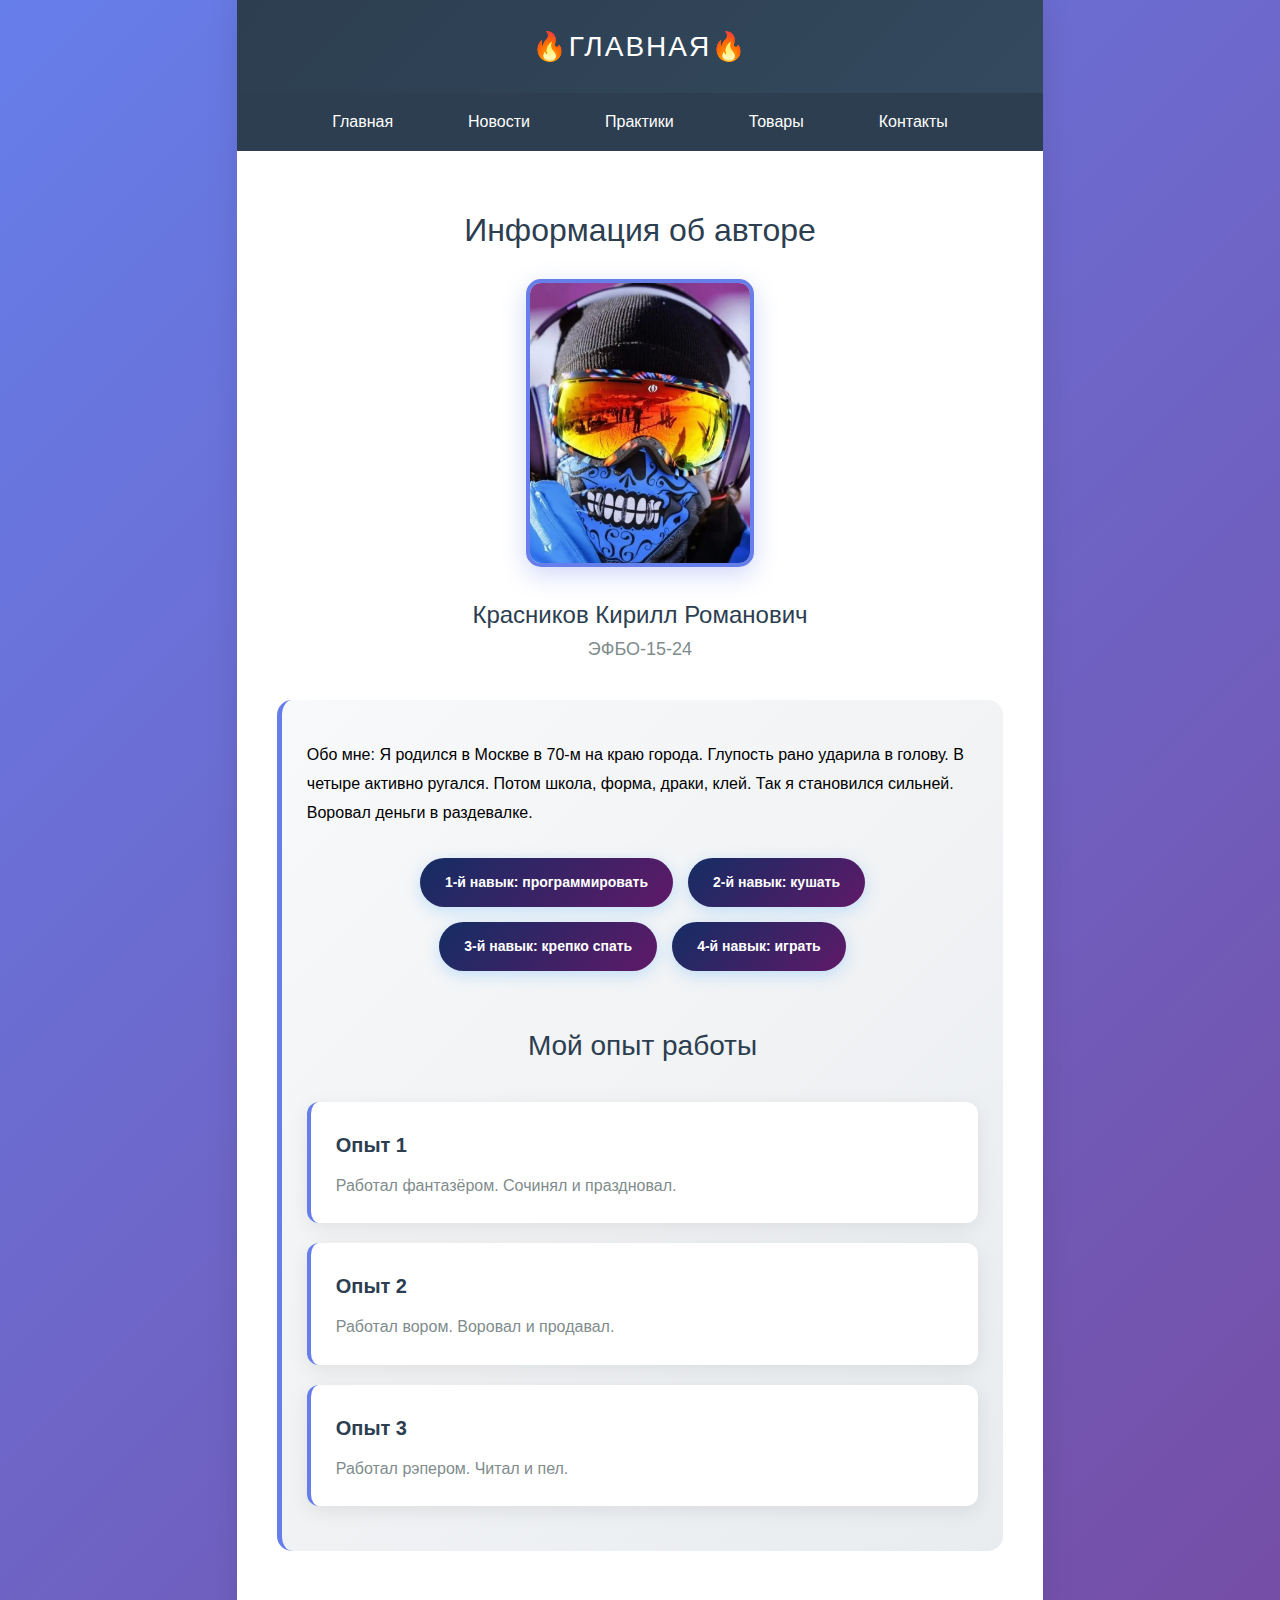
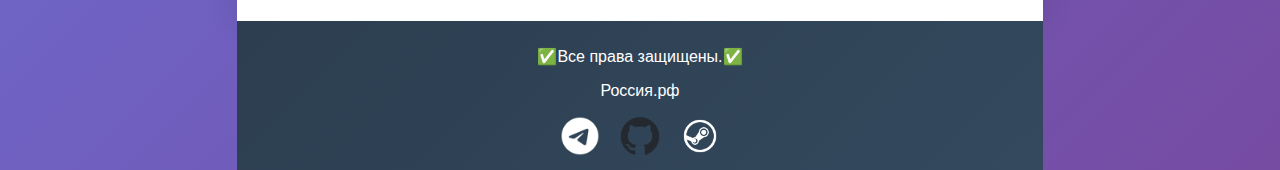
<file: index.html>
<!DOCTYPE html>
<html lang="ru">

<head>
    <meta charset="UTF-8">
    <meta name="viewport" content="width=device-width, initial-scale=1.0">
    <title>Информация обо мне</title>
    <link rel="stylesheet" href="style/styles.css">
</head>

<body>
    <div class="page-container">
        <div id="menu">
            <div class="header">🔥ГЛАВНАЯ🔥</div>
            <div class="nav">
                <ul class="nav-list">
                    <li class="nav-item"><a class="nav-link" href="index.html">Главная</a></li>
                    <li class="nav-item"><a class="nav-link" href="pages/news.html">Новости</a></li>
                    <li class="nav-item"><a class="nav-link" href="https://github.com/A1zen06">Практики</a></li>
                    <li class="nav-item"><a class="nav-link" href="pages/goods.html">Товары</a></li>
                    <li class="nav-item"><a class="nav-link" href="pages/contacts.html">Контакты</a></li>
                </ul>
            </div>
        </div>
        <div class="content">
            <div class="profile-header">
                <h1 class="profile-title">Информация об авторе</h1>
                <img class="profile-photo" src="images/photo.png" alt="Фото автора">
                <h2 class="profile-name">Красников Кирилл Романович</h2>
                <p class="profile-group">ЭФБО-15-24</p>
            </div>

            <div class="about-me">
                <p>Обо мне: Я родился в Москве в 70-м на краю города. Глупость рано ударила в голову. В четыре активно
                    ругался.
                    Потом школа, форма, драки, клей. Так я становился сильней. Воровал деньги в раздевалке.</p>
                <div class="skills-container">
                    <div class="skill-tag">1-й навык: программировать</div>
                    <div class="skill-tag">2-й навык: кушать </div>
                    <div class="skill-tag">3-й навык: крепко спать</div>
                    <div class="skill-tag">4-й навык: играть</div>
                </div>
                <div class="experience-section">
                    <h2 class="section-title">Мой опыт работы</h2>
                    <div class="experience-card">
                        <h3 class="experience-title">Опыт 1</h3>
                        <p class="experience-desc">Работал фантазёром. Сочинял и праздновал.</p>
                    </div>
                    <div class="experience-card">
                        <h3 class="experience-title">Опыт 2</h3>
                        <p class="experience-desc">Работал вором. Воровал и продавал.</p>
                    </div>
                    <div class="experience-card">
                        <h3 class="experience-title">Опыт 3</h3>
                        <p class="experience-desc">Работал рэпером. Читал и пел.</p>
                    </div>
                </div>
            </div>
        </div>
    </div>
</body>
<footer>
    <p>✅️Все права защищены.✅️</p>
    <p>Россия.рф</p>
    <div class="contact_buttons">
        <a href="https://web.telegram.org" target="_blank" class="buttons">
            <img src="../images/telegram.png" alt="telegram" width="40" height="40">
        </a>
        <a href="https://github.com/A1zen06" target="_blank" class="buttons">
            <img src="../images/github-mark.png" alt="GitHub" width="40" height="40">
        </a>
        <a href="https://steamcommunity.com/profiles/76561199030300268/" target="_blank" class="buttons">
            <img src="../images/steam.png" alt="steam" width="40" height="40">
        </a>
    </div>
</footer>

</html>
</file>
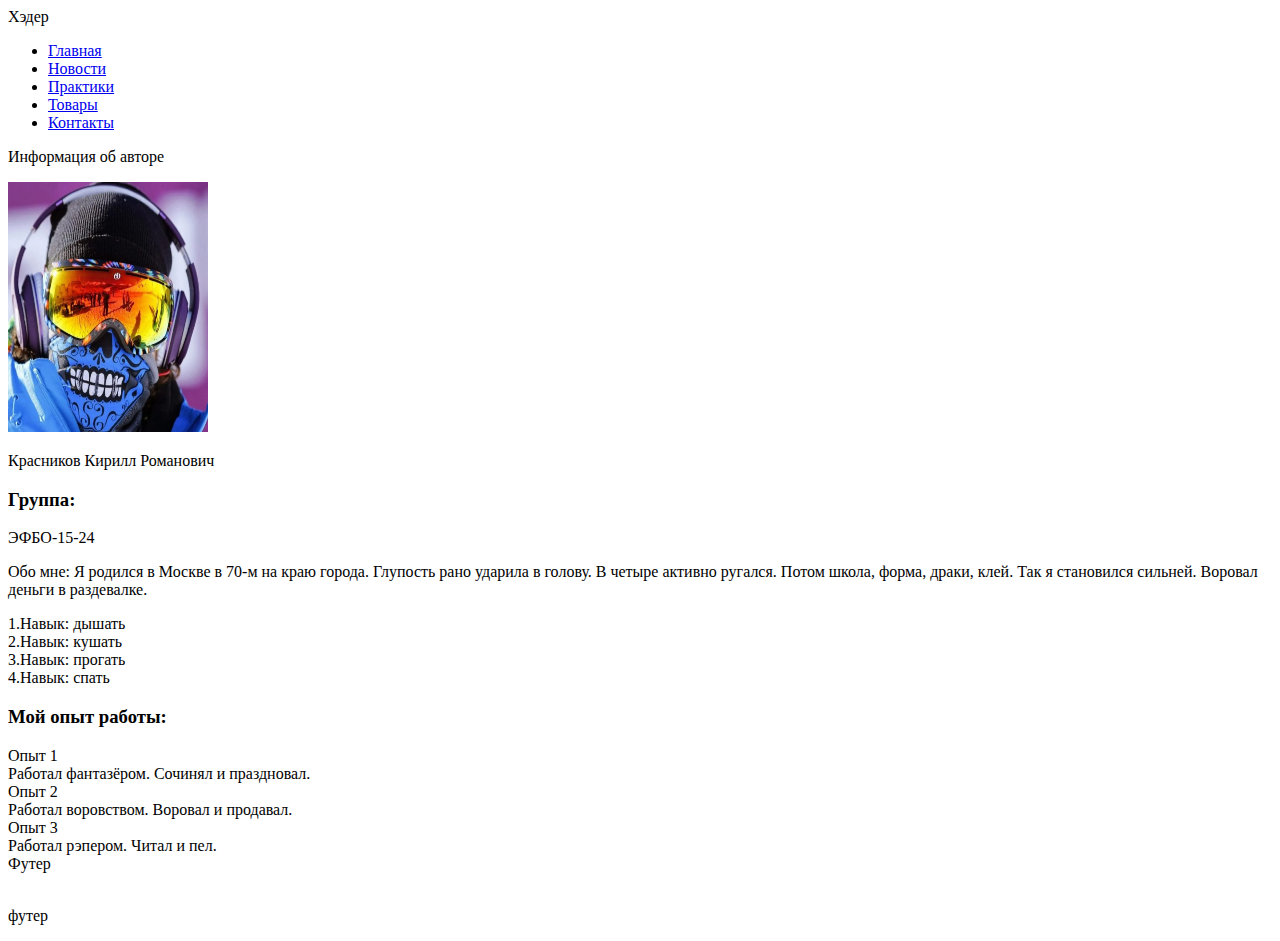
<file: htmls/index.html>
<!DOCTYPE html>
<html>

<head>
    <meta charset="UTF-8">
    <meta name="viewport" content="width=device-width, initial-scale=1.0">
    <title>Тренировочка перед контрольной</title>
</head>

<body>
    <div id="header">Хэдер</div>
    <div id="menu">
        <ul>
            <li><a href="index.html">Главная</a></li>
            <li><a href="news.html">Новости</a></li>
            <li><a href="https://github.com/A1zen06">Практики</a></li>
            <li><a href="goods.html">Товары</a></li>
            <li><a href="contacts.html">Контакты</a></li>
        </ul>
    </div>
    <div id="content">
        <p>Информация об авторе</p>
        <img src="images/photo.png" alt="Фото автора" width="200" height="250">
        <p>Красников Кирилл Романович</p>
        <h3>Группа:</h3>
        <p>ЭФБО-15-24</p>
        <p>Обо мне: Я родился в Москве в 70-м на краю города. Глупость рано ударила в голову. В четыре активно ругался.
            Потом школа, форма, драки, клей. Так я становился сильней. Воровал деньги в раздевалке.</p>
        <div>1.Навык: дышать</f>
            <div>2.Навык: кушать</div>
            <div>3.Навык: прогать</div>
            <div>4.Навык: спать</div>
            <h3>Мой опыт работы:</h3>
            Опыт 1<br>
            Работал фантазёром. Сочинял и праздновал.
        </div>
        <div>
            Опыт 2<br>
            Работал воровством. Воровал и продавал.
        </div>
        <div>
            Опыт 3<br>
            Работал рэпером. Читал и пел.
        </div>
    </div>
    </div>
    <div id="footer">Футер</div>
</body>
<footer>
    <p><br>
        футер</p>
</footer>

</html>
</file>
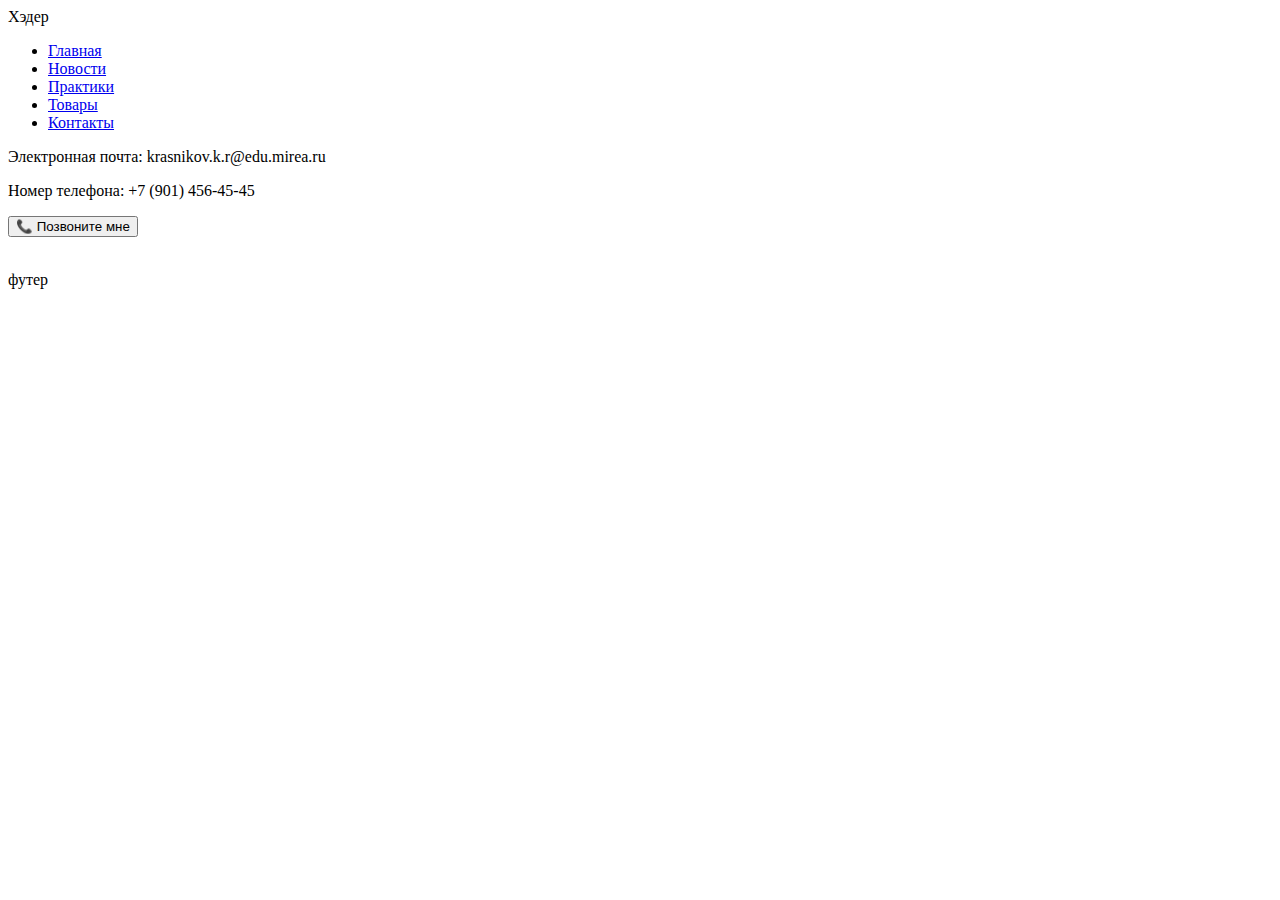
<file: htmls/contacts.html>
<!DOCTYPE html>
<html lamg="ru">

<head>
    <meta charset="UTF-8">
    <meta name="viewport" content="width=device-width, initial-scale=1.0">
    <title>Семестровая работа</title>
</head>

<body>
    <div id="header">Хэдер</div>
    <div id="menu">
        <ul>
            <li><a href="index.html">Главная</a></li>
            <li><a href="news.html">Новости</a></li>
            <li><a href="https://github.com/A1zen06">Практики</a></li>
            <li><a href="goods.html">Товары</a></li>
            <li><a href="contacts.html">Контакты</a></li>
        </ul>
    </div>
    <p>Электронная почта: krasnikov.k.r@edu.mirea.ru</p>
    <p>Номер телефона: +7 (901) 456-45-45</p>
    <button class="contact-button" onclick="alert('Позвонить по номеру: +7 (901) 456-45-45')">
        📞 Позвоните мне
    </button>
</body>
<footer>
    <p><br>
        футер</p>
</footer>

</html>
</file>
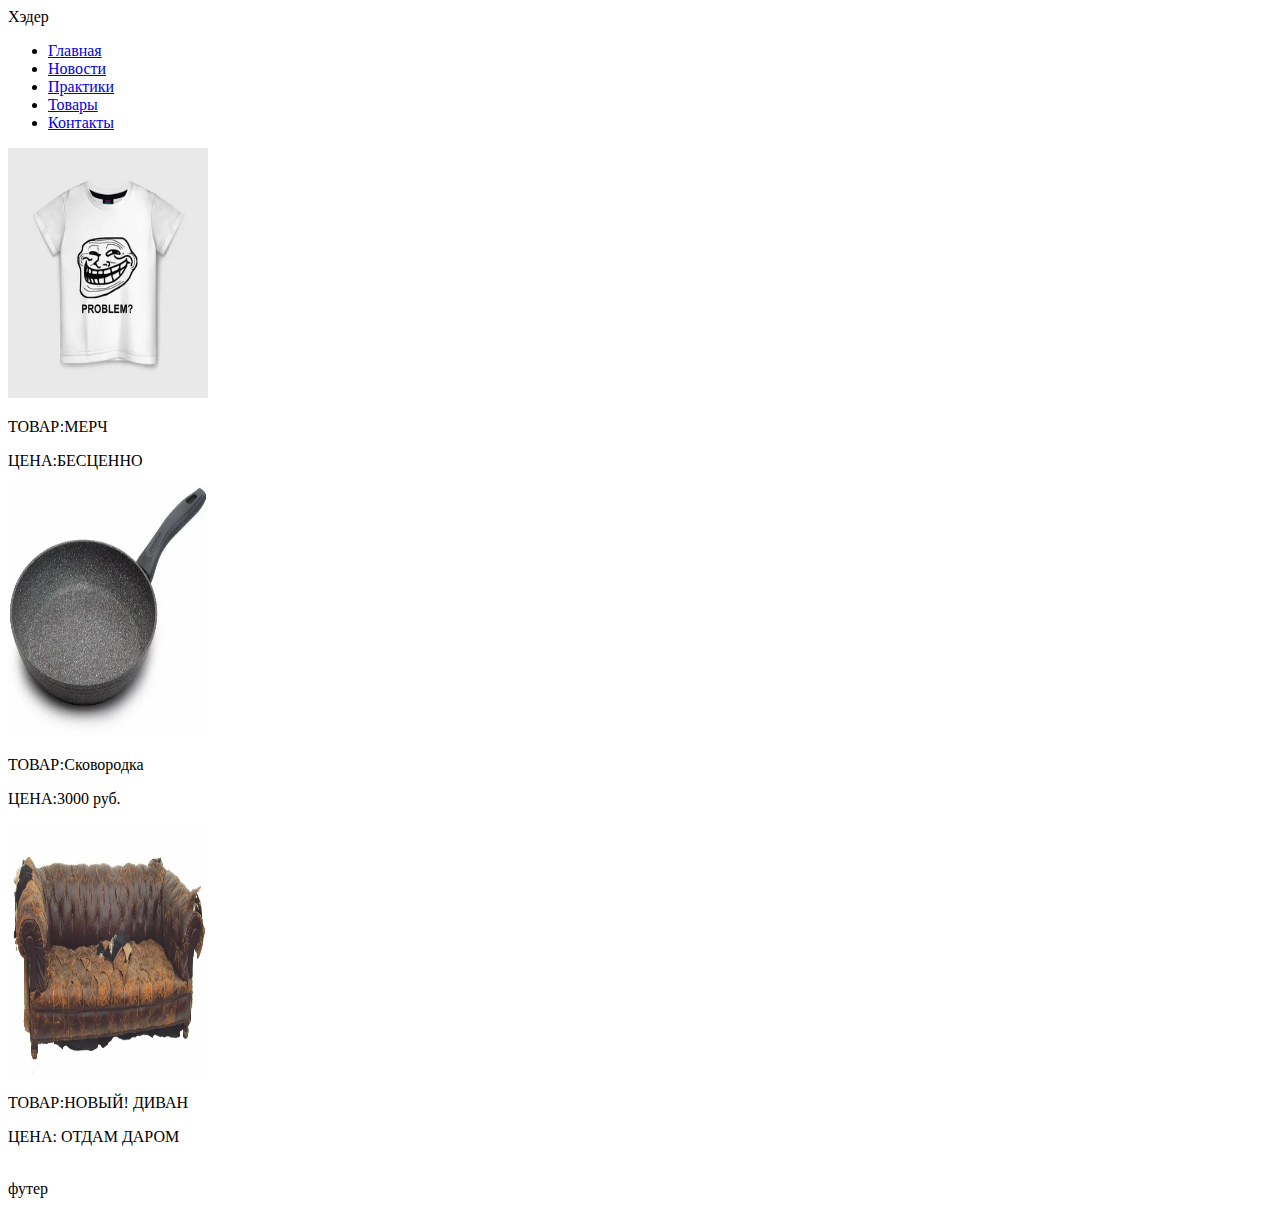
<file: htmls/goods.html>
<!DOCTYPE html>
<html lamg="ru">

<head>
    <meta charset="UTF-8">
    <meta name="viewport" content="width=device-width, initial-scale=1.0">
    <title>Семестровая работа</title>
</head>

<body>
    <div id="header">Хэдер</div>
    <div id="menu">
        <ul>
            <li><a href="index.html">Главная</a></li>
            <li><a href="news.html">Новости</a></li>
            <li><a href="https://github.com/A1zen06">Практики</a></li>
            <li><a href="goods.html">Товары</a></li>
            <li><a href="contacts.html">Контакты</a></li>
        </ul>
    </div>
    <img src="images/prob.png" alt="МЕРЧ" width="200" height="250">
    <p>ТОВАР:МЕРЧ</p>
    <p>ЦЕНА:БЕСЦЕННО</p>
    <img src="images/sk.png" alt="Сковородка" width="200" height="250">
    <p>ТОВАР:Сковородка</p>
    <p>ЦЕНА:3000 руб.</p>
    <img src="images/div.png" alt="ДИВАН" width="200" height="250">
    <p>ТОВАР:НОВЫЙ! ДИВАН</p>
    <p>ЦЕНА: ОТДАМ ДАРОМ</p>
</body>
<footer>
    <p><br>
        футер</p>
</footer>

</html>
</file>
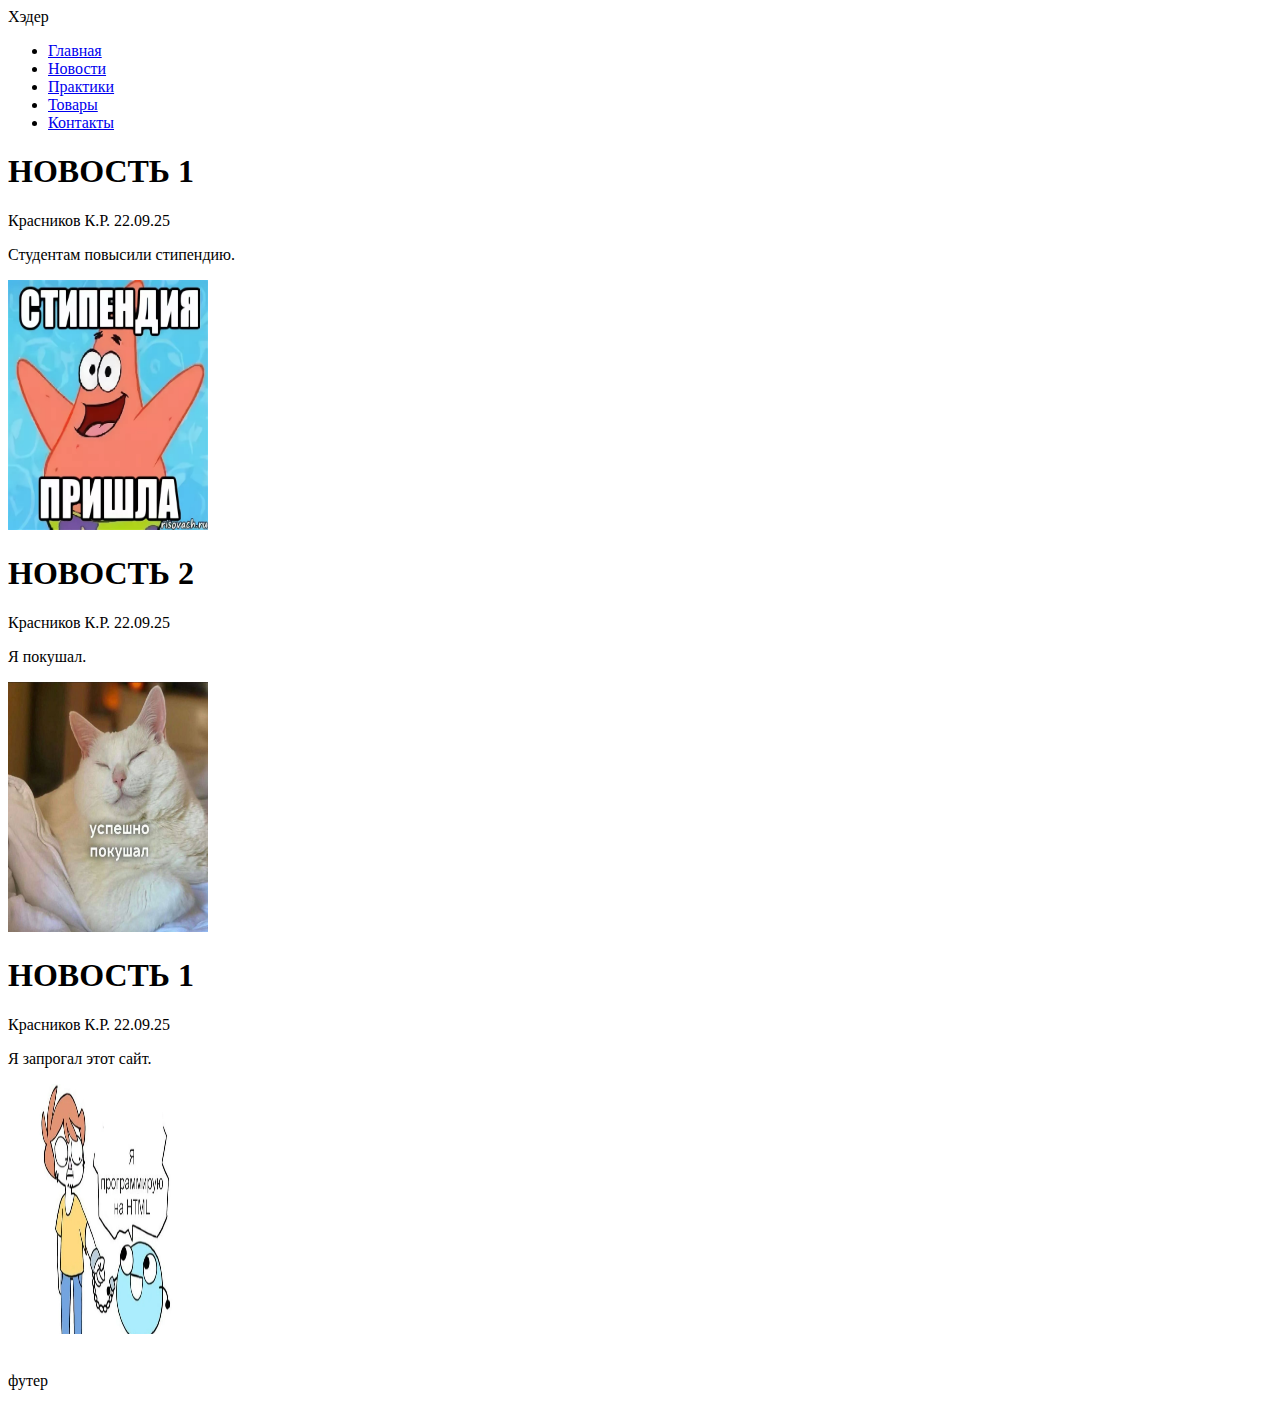
<file: htmls/news.html>
<!DOCTYPE html>
<html lang="ru">

<head>
    <meta charset="UTF-8">
    <meta name="viewport" content="width=device-width, initial-scale=1.0">
    <title>Семестровая работа</title>
</head>

<body>
    <div id="header">Хэдер</div>
    <div id="menu">
        <ul>
            <li><a href="index.html">Главная</a></li>
            <li><a href="news.html">Новости</a></li>
            <li><a href="https://github.com/A1zen06">Практики</a></li>
            <li><a href="goods.html">Товары</a></li>
            <li><a href="contacts.html">Контакты</a></li>
        </ul>
    </div>
    <h1>НОВОСТЬ 1</h1>
    <p>Красников К.Р. 22.09.25 </p>
    <p>Студентам повысили стипендию.</p>
    <img src="images/stip.png" alt="Стипендия" width="200" height="250">
    <h1>НОВОСТЬ 2</h1>
    <p>Красников К.Р. 22.09.25 </p>
    <p>Я покушал.</p>
    <img src="images/pok.png" alt="Стипендия" width="200" height="250">
    <h1>НОВОСТЬ 1</h1>
    <p>Красников К.Р. 22.09.25 </p>
    <p>Я запрогал этот сайт.</p>
    <img src="images/html.png" alt="Стипендия" width="200" height="250">
</body>
<footer>
    <p><br>
        футер</p>
</footer>

</html>
</file>
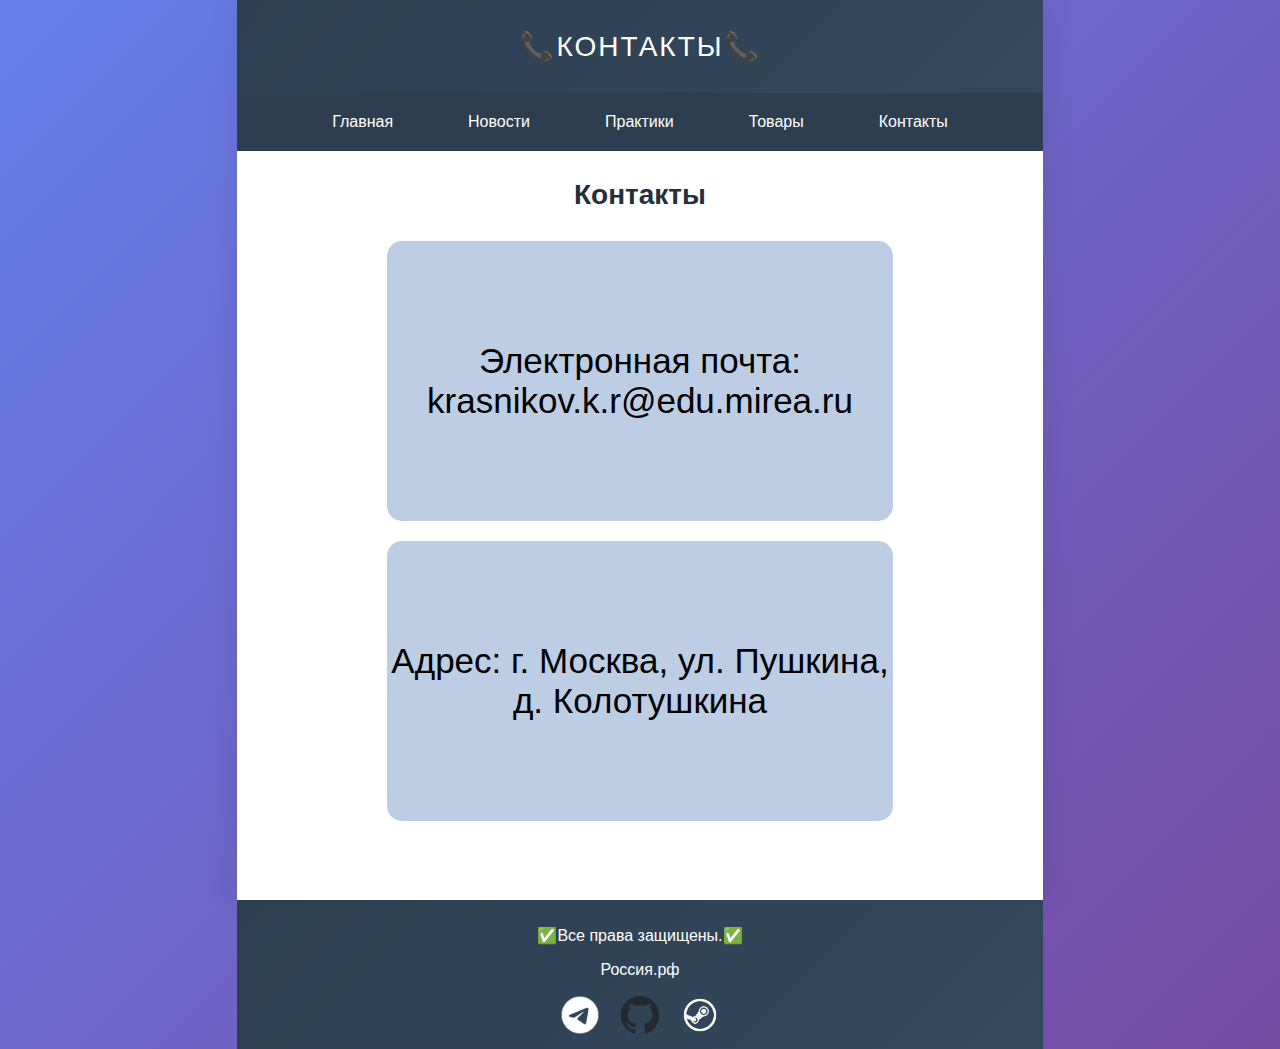
<file: pages/contacts.html>
<!DOCTYPE html>
<html lang="ru">

<head>
    <meta charset="UTF-8">
    <meta name="viewport" content="width=device-width, initial-scale=1.0">
    <title>Связь со мной</title>
    <link rel="stylesheet" href="../style/styles.css">
</head>

<body>
    <div class="page-container">
        <div class="header">📞КОНТАКТЫ📞</div>
        <div class="nav">
            <ul class="nav-list">
                <li class="nav-item"><a class="nav-link" href="../index.html">Главная</a></li>
                <li class="nav-item"><a class="nav-link" href="news.html">Новости</a></li>
                <li class="nav-item"><a class="nav-link" href="https://github.com/A1zen06" target="_blank">Практики</a>
                </li>
                <li class="nav-item"><a class="nav-link" href="goods.html">Товары</a></li>
                <li class="nav-item"><a class="nav-link" href="contacts.html">Контакты</a></li>
            </ul>
        </div>
        <p class="zag"> Контакты</p>
        <p class="contacts">Электронная почта: krasnikov.k.r@edu.mirea.ru</p>
        <p class="contacts">Адрес: г. Москва, ул. Пушкина, д. Колотушкина</p>
    </div>
</body>
<footer>
    <p>✅️Все права защищены.✅️</p>
    <p>Россия.рф</p>
    <div class="contact_buttons">
            <a href="https://web.telegram.org" target="_blank" class="buttons">
                <img src="../images/telegram.png" alt="telegram" width="40" height="40">
            </a>
            <a href="https://github.com/A1zen06" target="_blank" class="buttons">
                <img src="../images/github-mark.png" alt="GitHub" width="40" height="40">
            </a>
            <a href="https://steamcommunity.com/profiles/76561199030300268/" target="_blank" class="buttons">
                <img src="../images/steam.png" alt="steam" width="40" height="40">
            </a>
        </div>
</footer>

</html>
</file>
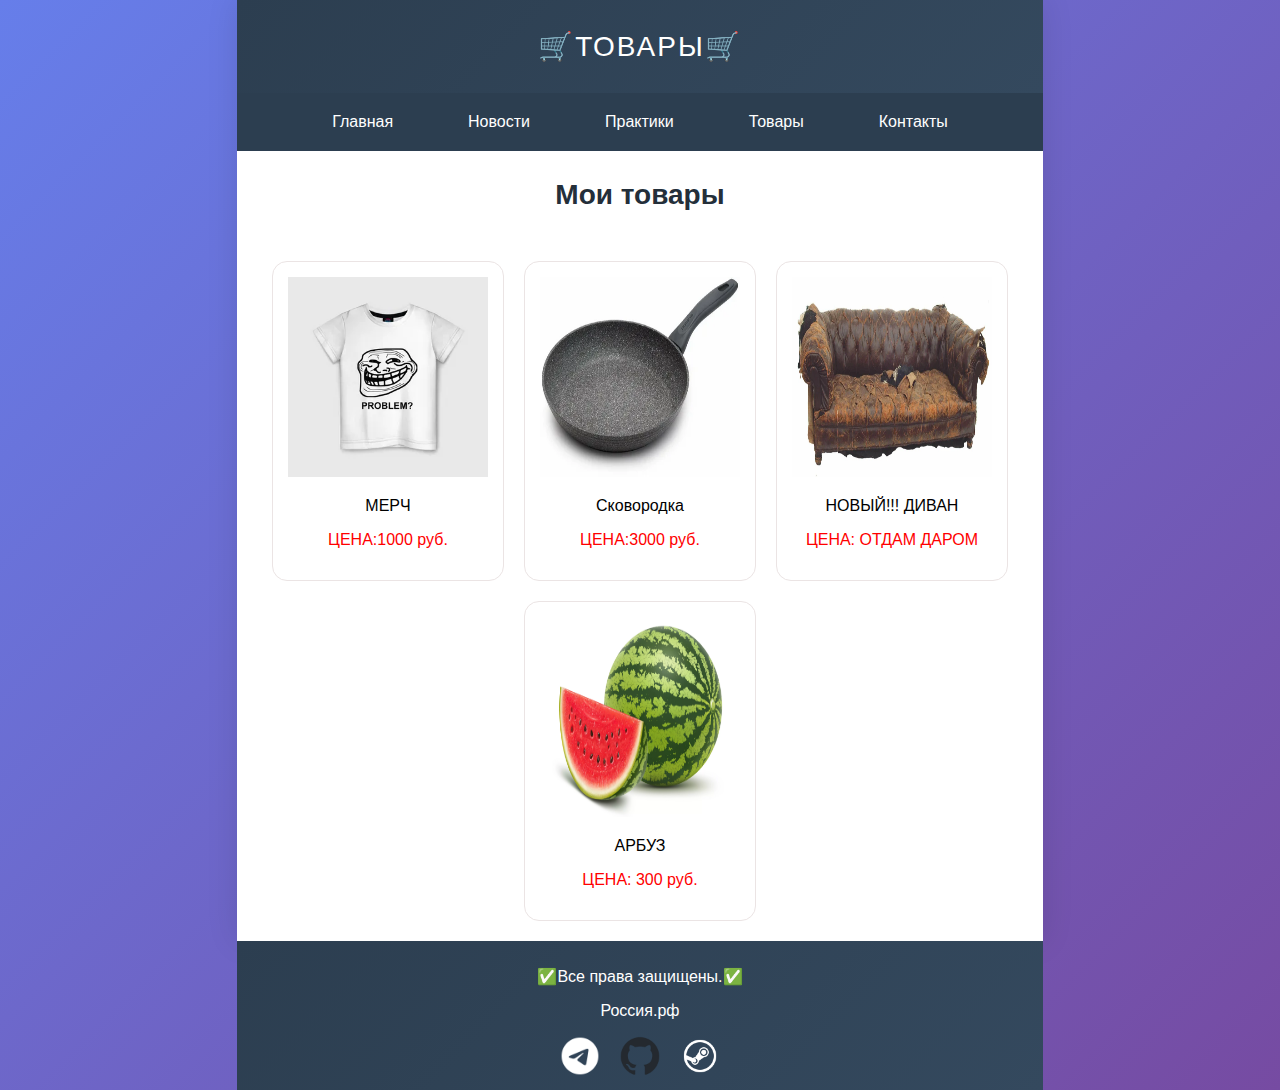
<file: pages/goods.html>
<!DOCTYPE html>
<html lang="ru">

<head>
    <meta charset="UTF-8">
    <meta name="viewport" content="width=device-width, initial-scale=1.0">
    <title>Товары</title>
    <link rel="stylesheet" href="../style/styles.css">
</head>

<body>
    <div class="page-container">
        <div class="header">🛒ТОВАРЫ🛒</div>
        <div class="nav">
            <ul class="nav-list">
                <li class="nav-item"><a class="nav-link" href="../index.html">Главная</a></li>
                <li class="nav-item"><a class="nav-link" href="news.html">Новости</a></li>
                <li class="nav-item"><a class="nav-link" href="https://github.com/A1zen06">Практики</a></li>
                <li class="nav-item"><a class="nav-link" href="goods.html">Товары</a></li>
                <li class="nav-item"><a class="nav-link" href="contacts.html">Контакты</a></li>
            </ul>
        </div>
        <p class="zag">Мои товары</p>
        <div class="products-container">
            <div class="tag_iteam">
                <img src="../images/prob.png" alt="МЕРЧ" width="200" height="200">
                <p>МЕРЧ</p>
                <p class="jc1">ЦЕНА:1000 руб.</p>
            </div>
            <div class="tag_iteam">
                <img src="../images/sk.png" alt="Сковородка" width="200" height="200">
                <p>Сковородка</p>
                <p class="jc1">ЦЕНА:3000 руб.</p>
            </div>
            <div class="tag_iteam">
                <img src="../images/div.png" alt="ДИВАН" width="200" height="200">
                <p>НОВЫЙ!!! ДИВАН</p>
                <p class="jc1">ЦЕНА: ОТДАМ ДАРОМ</p>
            </div>
            <div class="tag_iteam">
                <img src="../images/pine.png" alt="ДИВАН" width="200" height="200">
                <p>АРБУЗ</p>
                <p class="jc1">ЦЕНА: 300 руб.</p>
            </div>
        </div>
    </div>
</body>
<footer>
    <p>✅️Все права защищены.✅️</p>
    <p>Россия.рф</p>
    <div class="contact_buttons">
        <a href="https://web.telegram.org" target="_blank" class="buttons">
            <img src="../images/telegram.png" alt="telegram" width="40" height="40">
        </a>
        <a href="https://github.com/A1zen06" target="_blank" class="buttons">
            <img src="../images/github-mark.png" alt="GitHub" width="40" height="40">
        </a>
        <a href="https://steamcommunity.com/profiles/76561199030300268/" target="_blank" class="buttons">
            <img src="../images/steam.png" alt="steam" width="40" height="40">
        </a>
    </div>
</footer>

</html>
</file>
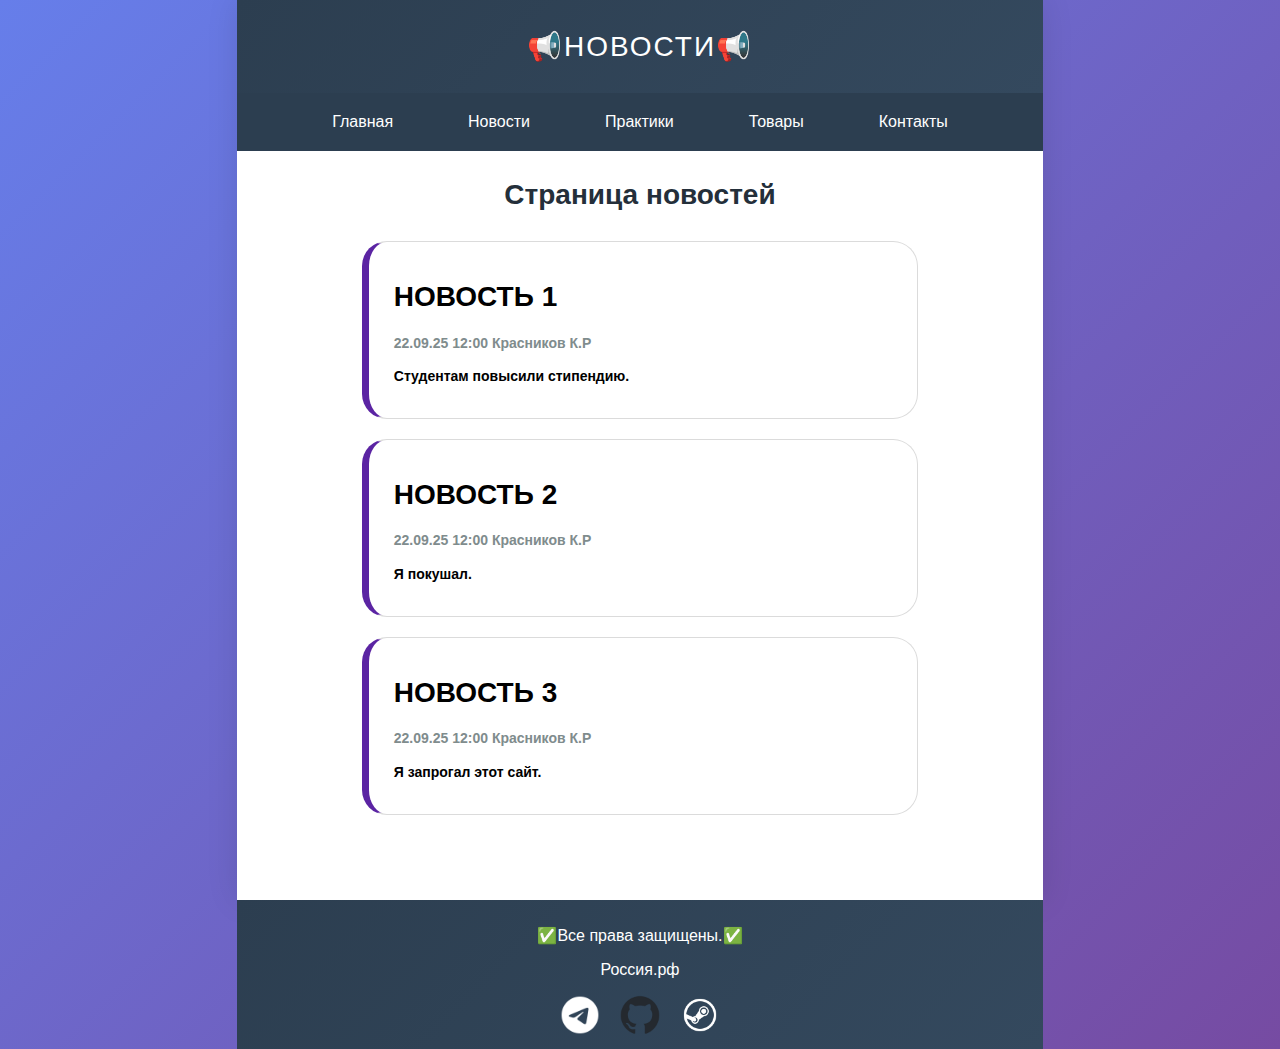
<file: pages/news.html>
<!DOCTYPE html>
<html lang="ru">

<head>
    <meta charset="UTF-8">
    <meta name="viewport" content="width=device-width, initial-scale=1.0">
    <title>Новости</title>
    <link rel="stylesheet" href="../style/styles.css">
</head>

<body>
    <div class="page-container">
        <div class="header">📢НОВОСТИ📢</div>
        <div class="nav">
            <ul class="nav-list">
                <li class="nav-item"><a class="nav-link" href="../index.html">Главная</a></li>
                <li class="nav-item"><a class="nav-link" href="news.html">Новости</a></li>
                <li class="nav-item"><a class="nav-link" href="https://github.com/A1zen06">Практики</a></li>
                <li class="nav-item"><a class="nav-link" href="goods.html">Товары</a></li>
                <li class="nav-item"><a class="nav-link" href="contacts.html">Контакты</a></li>
            </ul>
        </div>
        <p class="zag">Страница новостей</p>
        <div class="tag_news">
            <a href="news/1.html" style="text-decoration: none; color: #000000;">
                <h1>НОВОСТЬ 1</h1>
                <p class="experience-desc">22.09.25 12:00 Красников К.Р</p>
                <p>Студентам повысили стипендию.</p>
            </a>
        </div>
        <div class="tag_news">
            <a href="news/2.html" style="text-decoration: none; color: #000000;">
                <h1>НОВОСТЬ 2</h1>
                <p class="experience-desc">22.09.25 12:00 Красников К.Р</p>
                <p>Я покушал.</p>
            </a>
        </div>
        <a href="news/3.html" style="text-decoration: none; color: #000000;">
            <div class="tag_news news-no-margin">
                <h1>НОВОСТЬ 3</h1>
                <p class="experience-desc">22.09.25 12:00 Красников К.Р</p>
                <p>Я запрогал этот сайт.</p>
        </a>
    </div>
    </div>
</body>
<footer>
    <p>✅️Все права защищены.✅️</p>
    <p>Россия.рф</p>
    <div class="contact_buttons">
        <a href="https://web.telegram.org" target="_blank" class="buttons">
            <img src="../images/telegram.png" alt="telegram" width="40" height="40">
        </a>
        <a href="https://github.com/A1zen06" target="_blank" class="buttons">
            <img src="../images/github-mark.png" alt="GitHub" width="40" height="40">
        </a>
        <a href="https://steamcommunity.com/profiles/76561199030300268/" target="_blank" class="buttons">
            <img src="../images/steam.png" alt="steam" width="40" height="40">
        </a>
    </div>
</footer>

</html>
</file>
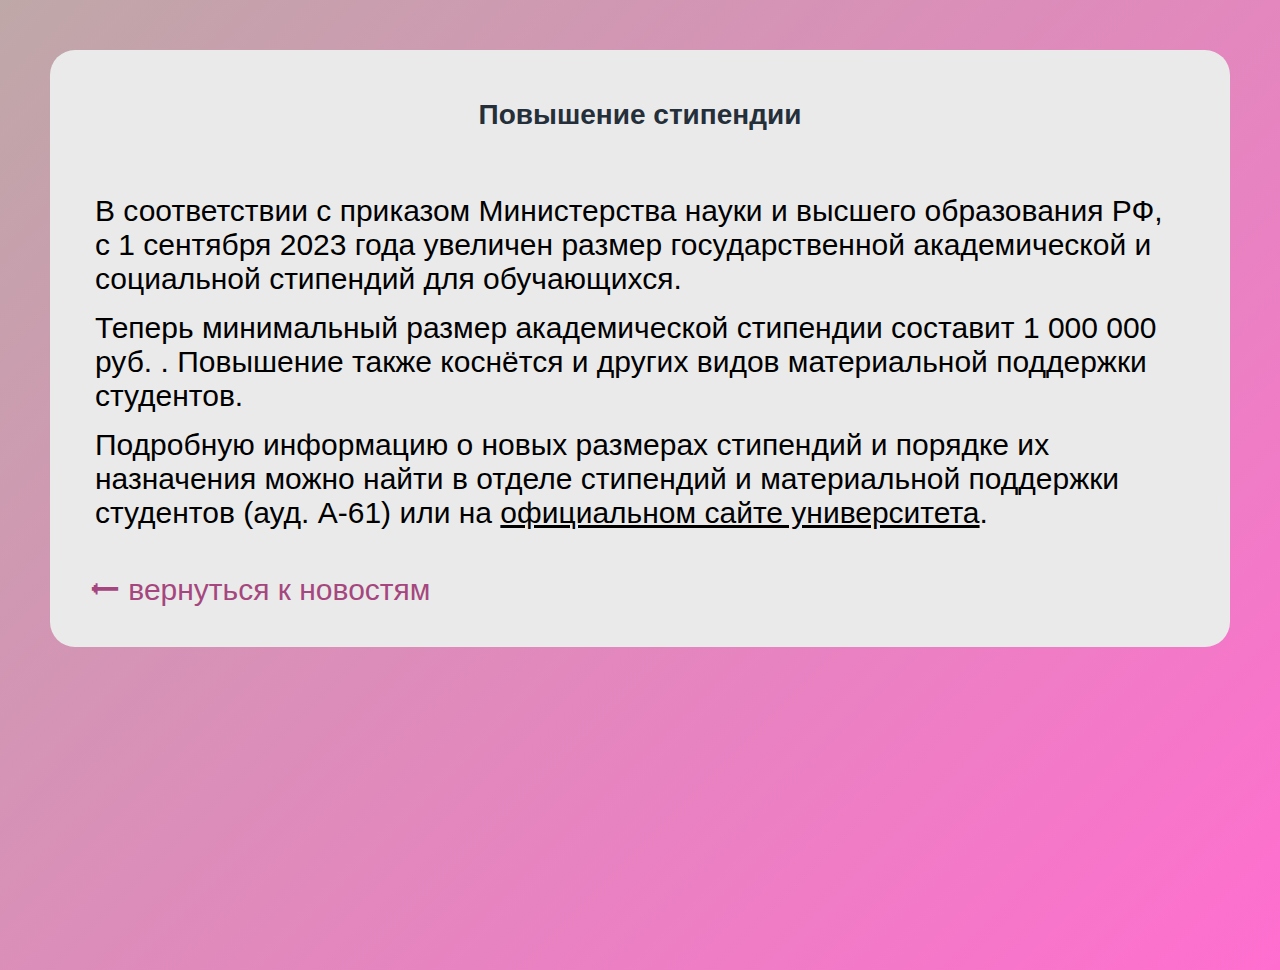
<file: pages/news/1.html>
<!DOCTYPE html>
<html lang="ru">

<head>
    <meta charset="UTF-8">
    <meta name="viewport" content="width=device-width, initial-scale=1.0">
    <title>Новость 1</title>
    <link rel="stylesheet" href="../../style/styles.css">
</head>

<body class="news-body">
    <div class="news-container">
        <h1 class="zag">Повышение стипендии</h1>
        <br>
        <p class="news-text">В соответствии с приказом Министерства науки и высшего образования РФ, с 1 сентября 2023
            года увеличен размер государственной академической и социальной стипендий для обучающихся.<br>

        <p class="news-text">Теперь минимальный размер академической стипендии составит 1 000 000 руб. . Повышение также
            коснётся и других видов материальной поддержки студентов.</p>

        <p class="news-text">Подробную информацию о новых размерах стипендий и порядке их назначения можно найти в
            отделе стипендий и материальной поддержки студентов (ауд. A-61) или на <a href="https://www.mirea.ru"
                target="_blank" style="color: black">официальном сайте университета</a>.</p>
        <br>
        <a href="../../pages/news.html" style="color: rgb(165, 71, 126); text-decoration: none;">
            <p class="come-back">🠔 вернуться к новостям</p>
        </a>
    </div>
</body>

</html>
</file>
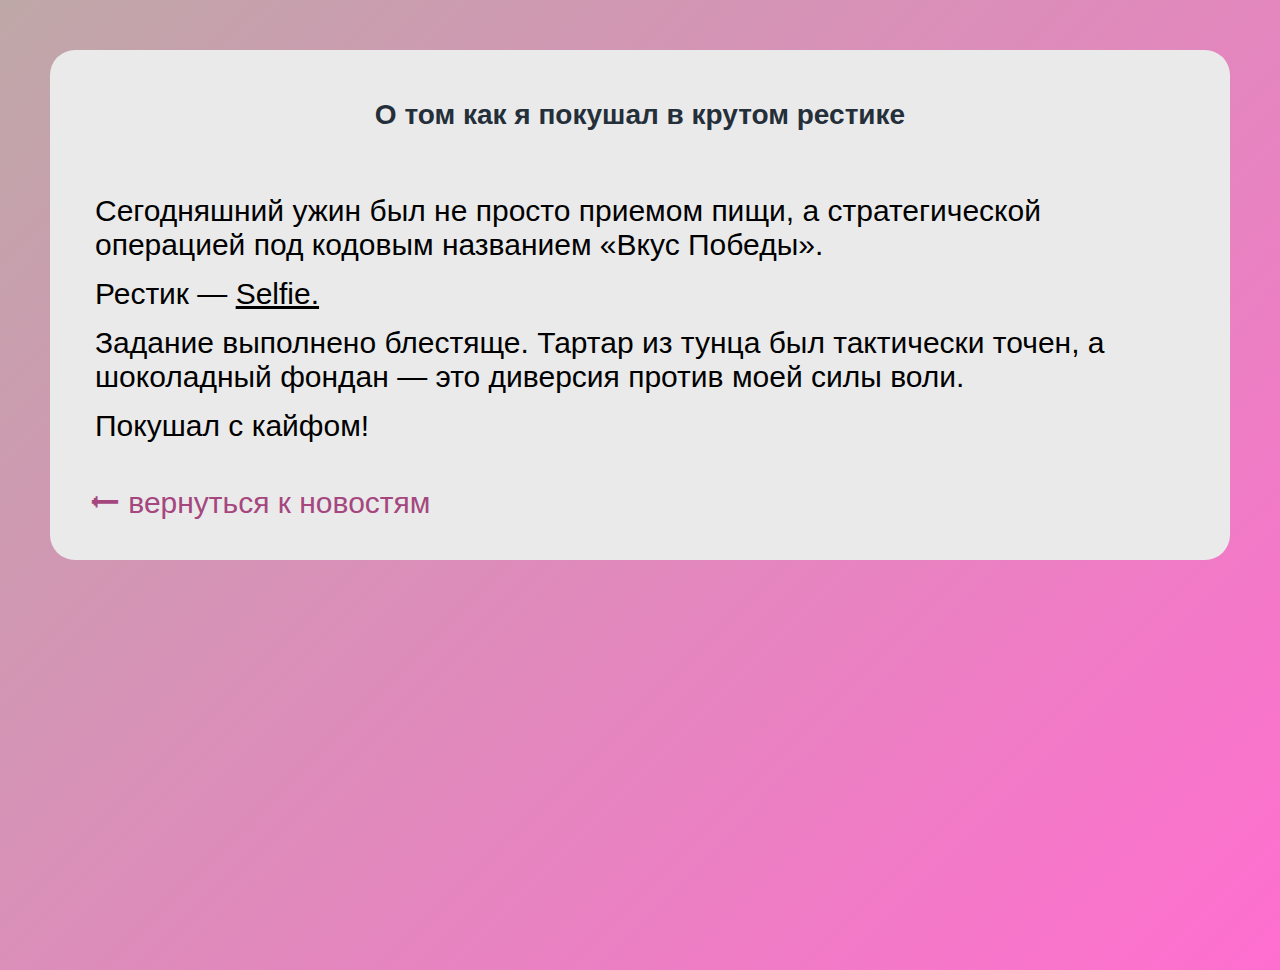
<file: pages/news/2.html>
<!DOCTYPE html>
<html lang="ru">

<head>
    <meta charset="UTF-8">
    <meta name="viewport" content="width=device-width, initial-scale=1.0">
    <title>Новость 2</title>
    <link rel="stylesheet" href="../../style/styles.css">
</head>

<body class="news-body">
    <div class="news-container">
        <h1 class="zag">О том как я покушал в крутом рестике</h1>
        <br>
        <p class="news-text">Сегодняшний ужин был не просто приемом пищи, а стратегической операцией под кодовым
            названием «Вкус Победы».</p>

        <p class="news-text">Рестик — <a
                href="https://selfiemoscow.ru/?utm_campaign=contacts&utm_medium=geo&utm_source=ya_kart" target="_blank"
                style="color: black;">Selfie.</a></p>

        <p class="news-text">Задание выполнено блестяще. Тартар из тунца был тактически точен, а шоколадный фондан — это
            диверсия против моей силы воли.</p>

        <p class="news-text">Покушал с кайфом!</p>
        <br>
        <a href="../../pages/news.html" style="color: rgb(165, 71, 126); text-decoration: none;">
            <p class="come-back">🠔 вернуться к новостям</p>
        </a>
    </div>
</body>

</html>
</file>
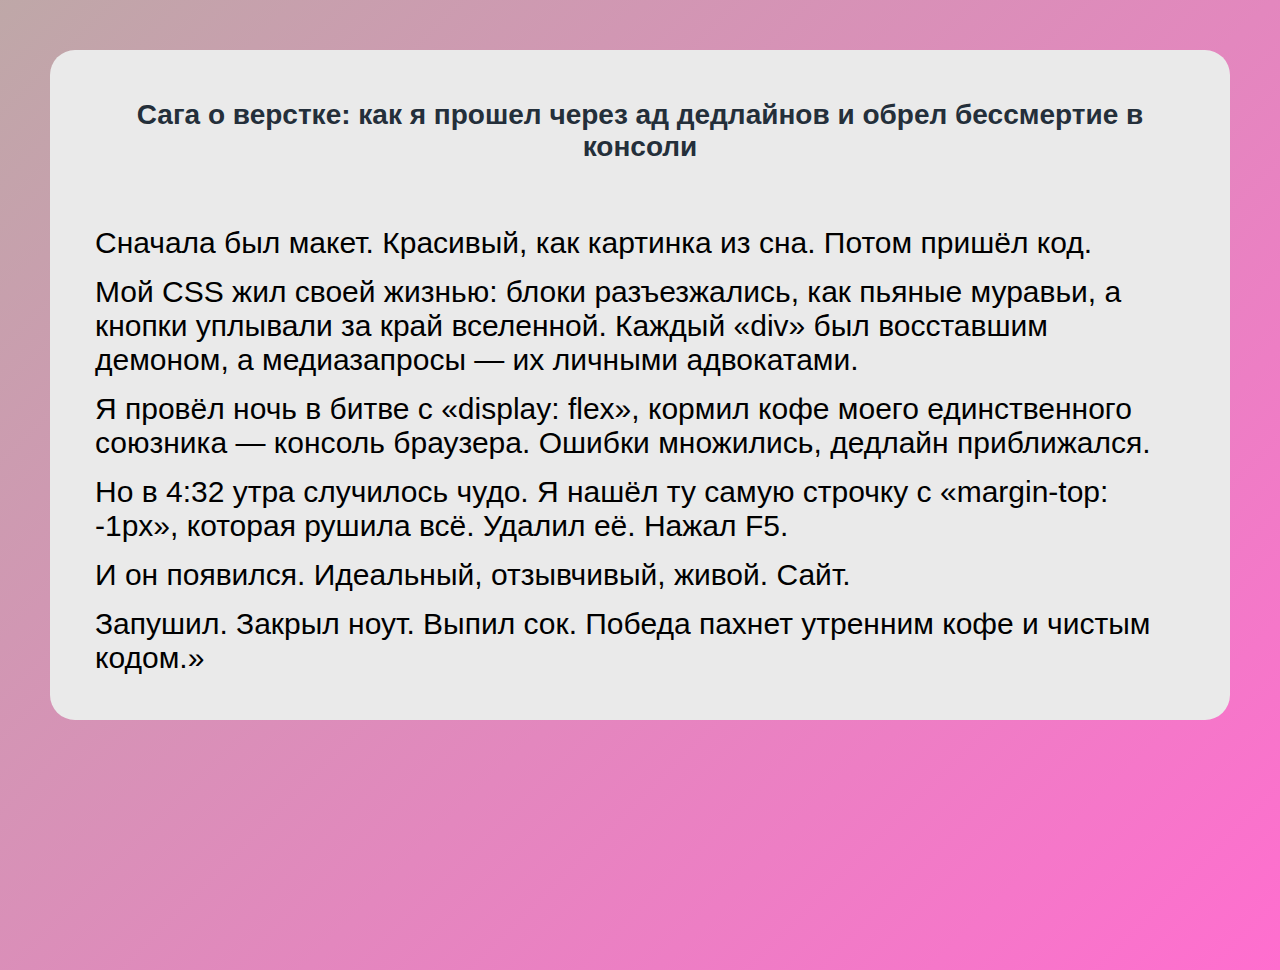
<file: pages/news/3.html>
<!DOCTYPE html>
<html lang="ru">

<head>
    <meta charset="UTF-8">
    <meta name="viewport" content="width=device-width, initial-scale=1.0">
    <title>Новость 1</title>
    <link rel="stylesheet" href="../../style/styles.css">
</head>

<body class="news-body">
    <div class="news-container">
        <h1 class="zag">Сага о верстке: как я прошел через ад дедлайнов и обрел бессмертие в консоли</h1>
        <br>
        <p class="news-text">Сначала был макет. Красивый, как картинка из сна. Потом пришёл код.<br>

        <p class="news-text">Мой CSS жил своей жизнью: блоки разъезжались, как пьяные муравьи, а кнопки уплывали за край вселенной. Каждый «div» был восставшим демоном, а медиазапросы — их личными адвокатами.</p>

        <p class="news-text">Я провёл ночь в битве с «display: flex», кормил кофе моего единственного союзника — консоль браузера. Ошибки множились, дедлайн приближался.</p>
        <p class="news-text">Но в 4:32 утра случилось чудо. Я нашёл ту самую строчку с «margin-top: -1px», которая рушила всё. Удалил её. Нажал F5.</p>
        <p class="news-text">И он появился. Идеальный, отзывчивый, живой. Сайт.</p>
        <p class="news-text">Запушил. Закрыл ноут. Выпил сок. Победа пахнет утренним кофе и чистым кодом.»</p>

    </div>
</body>

</html>
</file>
<file: style/styles.css>
body {
    font-family: 'Segoe UI', Tahoma, Geneva, Verdana, sans-serif;
    margin: 0;
    padding: 0;
    min-height: 100vh;
    background: linear-gradient(135deg, #667eea 0%, #764ba2 100%);
}

/* ===== КОНТЕЙНЕР СТРАНИЦЫ ===== */
.page-container {
    max-width: 63%;
    margin: 0 auto;
    background: white;
    min-height: 100vh;
    box-shadow: 0 0 30px rgba(0, 0, 0, 0.1);
}

/* ===== ШАПКА ===== */
.header {
    background: linear-gradient(135deg, #2c3e50 0%, #34495e 100%);
    color: white;
    text-align: center;
    padding: 30px;
    font-size: 28px;
    font-weight: 300;
    letter-spacing: 2px;
}

/* ===== НАВИГАЦИЯ ===== */
.nav {
    background: #2c3e50;
    padding: 20px 0;
}

.nav-list {
    list-style: none;
    margin: 0;
    padding: 0;
    display: flex;
    justify-content: center;
    gap: 25px;
}

.nav-item {
    margin: 0;
    display: block;
}

.nav-link {
    color: white;
    text-decoration: none;
    padding: 12px 25px;
    border-radius: 25px;
    transition: all 0.3s ease;
    font-weight: 500;
}

.nav-link:hover {
    background: rgba(255, 255, 255, 0.1);
    transform: translateY(-2px);
}

/* ===== ОСНОВНОЙ КОНТЕНТ ===== */
.content {
    padding: 40px;
    max-width: 900px;
    margin: 0 auto;
}

/* ===== ГЛАВНАЯ СТРАНИЦА ===== */
.profile-header {
    text-align: center;
    margin-bottom: 40px;
}

.profile-title {
    font-size: 32px;
    color: #2c3e50;
    margin-bottom: 10px;
    font-weight: 300;
}

.profile-photo {
    width: 220px;
    height: 280px;
    border-radius: 15px;
    object-fit: cover;
    margin: 20px auto;
    border: 4px solid #667eea;
    box-shadow: 0 8px 25px rgba(102, 126, 234, 0.3);
    transition: all 0.3s ease;
}

.profile-photo:hover {
    transform: scale(1.2);
}

.profile-name {
    font-size: 24px;
    color: #2c3e50;
    margin: 10px 0;
    font-weight: 500;
}

.profile-group {
    font-size: 18px;
    color: #7f8c8d;
    margin: 5px 0;
}

.about-me {
    background: linear-gradient(135deg, #f8f9fa 0%, #e9ecef 100%);
    padding: 25px;
    border-radius: 15px;
    margin: 30px 0;
    border-left: 5px solid #667eea;
    font-size: 16px;
    line-height: 1.8;
}

/* ===== НАВЫКИ ===== */
.skills-container {
    display: flex;
    justify-content: center;
    flex-wrap: wrap;
    gap: 15px;
    margin: 30px 0;
}

.skill-tag {
    background: linear-gradient(135deg, #142d63 0%, #5f1968 100%);
    color: white;
    padding: 12px 25px;
    border-radius: 25px;
    font-weight: 600;
    font-size: 14px;
    box-shadow: 0 4px 15px rgba(79, 172, 254, 0.3);
    transition: all 0.3s ease;
}

.skill-tag:hover {
    transform: translateY(-3px);
    box-shadow: 0 6px 20px rgba(79, 172, 254, 0.4);
}

/* ===== ОПЫТ РАБОТЫ ===== */
.experience-section {
    margin-top: 50px;
}

.section-title {
    font-size: 28px;
    color: #2c3e50;
    text-align: center;
    margin-bottom: 30px;
    font-weight: 300;
}

.experience-card {
    background: white;
    padding: 25px;
    margin: 20px 0;
    border-radius: 12px;
    box-shadow: 0 5px 20px rgba(0, 0, 0, 0.08);
    border-left: 4px solid #667eea;
    transition: transform 0.3s ease;
}

.experience-card:hover {
    transform: translateX(5px);
}

.experience-title {
    font-size: 20px;
    color: #2c3e50;
    margin: 0 0 10px 0;
    font-weight: 600;
}

.experience-desc {
    color: #7f8c8d;
    line-height: 1.6;
    margin: 0;
}

/* ===== ФУТЕР ===== */
footer {
    background: linear-gradient(135deg, #2c3e50 0%, #34495e 100%);
    color: white;
    text-align: center;
    margin: auto;
    padding-bottom: 10px;
    padding-top: 10px;
    max-width: 63%;
}

.tag_news {
    background-size: 1000px 189px;
    color: rgb(0, 0, 0);
    padding: 20px 25px;
    margin: 20px 125px;
    border-radius: 25px;
    border: 1px solid #dbdbdb;
    border-left: 7px solid #5b24a3;
    font-weight: 600;
    font-size: 14px;
    transition: all 0.3s ease;
}

.tag_news:hover{
    transform: translateY(-5px);
    box-shadow: 0px 15px 60px #08000075;
}
.news-no-margin{
    margin-bottom: 0px;
}
.zag {
    text-align: center;
    font-size: 28px;
    color: #242f3a;
    margin-bottom: 30px;
    font-weight: 800;
}

.contacts {
    border-radius: 15px;
    margin: 20px 150px 0px ;
    background-color: #bccde4;
    font-size: 35px;
    text-align: center;
    padding: 35px 0px 100px;
    transition: all 0.3s ease;
    padding-top: 100px;
}

.contacts:hover {
    transform: translateX(10px);
}

.tag_iteam {
    text-align: center;
    padding: 15px;
    border: 1px solid #ebe4e4;
    border-radius: 15px;
    max-width: 220px;
    transition: all 0.3s ease;
}

.tag_iteam:hover {
    transform: translateY(-5px);
}

.products-container {
    display: flex;
    justify-content: center;
    gap: 20px;
    flex-wrap: wrap;
    padding: 20px;
}

.jc1 {
    color: #ff0000;
}

.contact_buttons {
    display: flex;
    gap: 20px;
    justify-content: center;
    flex-wrap: wrap;
    align-items: center;
    margin-top: 15px;
}

.buttons {
    transition: all 0.3s ease;
}

.buttons:hover {
    transform: translateY(-10px) scale(1.1);
    rotate: 10deg;
}

.news-container {
    background-color: #eaeaea;
    border-radius: 25px;
    padding: 30px;
    text-align: left;
    margin: 50px;
    margin-bottom: 0px;
}

.news-body {
    background: linear-gradient(135deg, #bea7a7fd 0%, #ff6ecf 100%);
    margin: 0;
    padding-bottom: 20px;
    overflow: hidden;
    background-size: cover;
}

.news-text {
    margin: 15px;
    font-size: 30px;
}

.come-back {
    transition: all 0.3s ease;
    font-size: 30px;
    margin: 10px;  
    display: inline-block;
}

.come-back:hover {
    transform: translateX(-15px);

}
/* ===== АДАПТИВНОСТЬ ДЛЯ МОБИЛЬНЫХ УСТРОЙСТВ ===== */

/* Планшеты (ширина меньше 1081px) */
@media (max-width: 1081px) {
    .content {
        padding: 30px 20px;
    }

    .tag_news1,
    .tag_news2,
    .tag_news3 {
        margin: 20px 50px;
    }

    .contacts {
        margin: 0 50px;
        margin-top: 5px;
    }
        .header {
        padding: 20px 15px;
        font-size: 22px;
    }

    .nav-list {
        flex-direction: column;
        gap: 10px;
        padding: 0 15px;
    }

    .nav-link {
        display: block;
        text-align: center;
        padding: 15px;
    }

    .content {
        padding: 20px 15px;
    }

    .profile-title {
        font-size: 26px;
    }

    .profile-photo {
        width: 180px;
        height: 230px;
    }

    .profile-name {
        font-size: 20px;
    }

    .profile-group {
        font-size: 16px;
    }

    .about-me {
        padding: 20px;
        font-size: 15px;
    }

    .section-title,
    .zag {
        font-size: 24px;
    }

    .experience-card {
        padding: 20px;
        margin: 15px 0;
    }

    .experience-title {
        font-size: 18px;
    }

    .contacts {
        margin: 0 10px;
        padding: 20px 15px;
        font-size: 16px;
        margin-top: 4px;
    }

    .contact-button {
        font-size: 14px;
        max-width: 180px;
    }

    .products-container {
        padding: 10px;
        gap: 15px;
    }

    .tag_iteam {
        max-width: 100%;
        width: 100%;
        margin: 10px 0;
    }
    .news-container {
    padding: 10px;
    margin: 15px;
    margin-top: 50px;
    margin-bottom: 0px;
    }
    .news-text {
        margin: 10px;
        font-size: 14px; 
    }
    .come-back {
    font-size: 17px;  
    }
}
</file>
